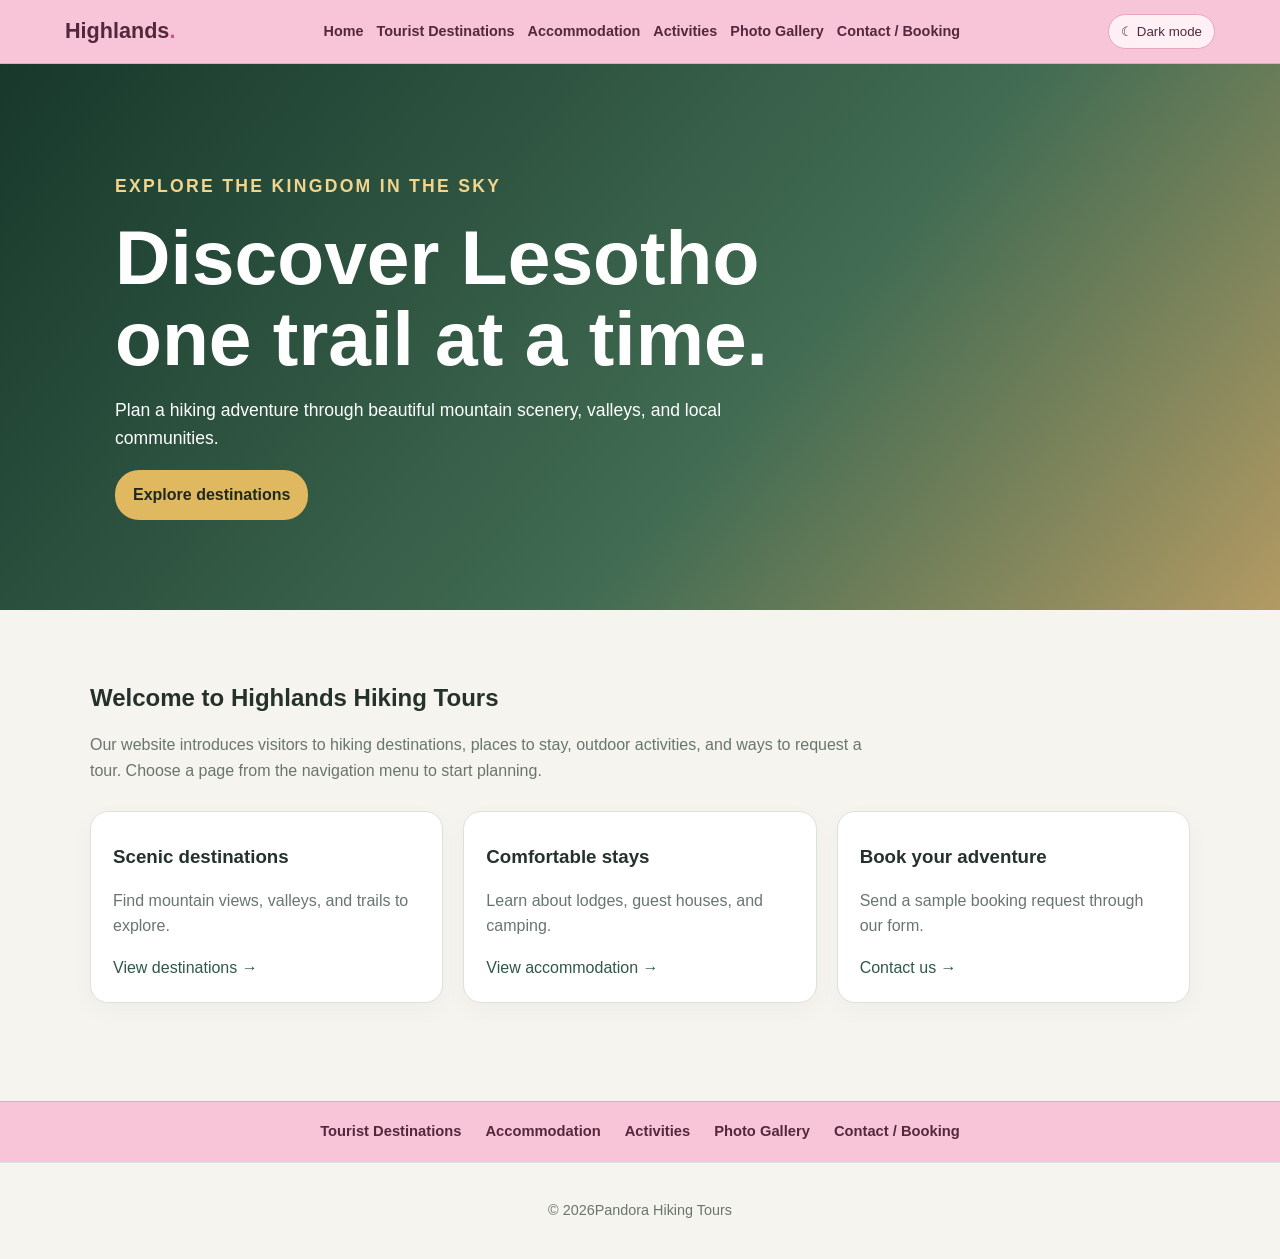
<file: index.html>
<!DOCTYPE html>
<html lang="en">
<head>
  <meta charset="UTF-8">
  <meta name="viewport" content="width=device-width, initial-scale=1.0">
  <title>Highlands Hiking Tours | Home</title>
  <link rel="stylesheet" href="styles.css">
  <script src="script.js" defer></script>
</head>
<body>
<header class="site-header">
  <a class="logo" href="index.html">Highlands<span>.</span></a>
  <button class="menu-button" id="menuButton" aria-label="Toggle navigation">☰</button>
  <nav id="mainNav">
    <a href="index.html">Home</a>
    <a href="tourist-destinations.html">Tourist Destinations</a>
    <a href="accommodation.html">Accommodation</a>
    <a href="activities.html">Activities</a>
    <a href="photo-gallery.html">Photo Gallery</a>
    <a href="contact-booking.html">Contact / Booking</a>
  </nav>
  <button class="theme-button" id="themeButton">☾ Dark mode</button>
</header>
<main>
  <section class="hero">
    <p class="eyebrow">Explore the Kingdom in the Sky</p>
    <h1>Discover Lesotho<br>one trail at a time.</h1>
    <p>Plan a hiking adventure through beautiful mountain scenery, valleys, and local communities.</p>
    <a class="button" href="tourist-destinations.html">Explore destinations</a>
  </section>
  <section class="content">
    <h2>Welcome to Highlands Hiking Tours</h2>
    <p>Our website introduces visitors to hiking destinations, places to stay, outdoor activities, and ways to request a tour. Choose a page from the navigation menu to start planning.</p>
    <div class="cards">
      <article class="card"><h3>Scenic destinations</h3><p>Find mountain views, valleys, and trails to explore.</p><a href="tourist-destinations.html">View destinations →</a></article>
      <article class="card"><h3>Comfortable stays</h3><p>Learn about lodges, guest houses, and camping.</p><a href="accommodation.html">View accommodation →</a></article>
      <article class="card"><h3>Book your adventure</h3><p>Send a sample booking request through our form.</p><a href="contact-booking.html">Contact us →</a></article>
    </div>
  </section>
</main>
<div class="footer-nav" aria-label="Footer navigation">
  <nav class="footer-links" aria-label="Footer pages">
    <a href="tourist-destinations.html">Tourist Destinations</a>
    <a href="accommodation.html">Accommodation</a>
    <a href="activities.html">Activities</a>
    <a href="photo-gallery.html">Photo Gallery</a>
    <a href="contact-booking.html">Contact / Booking</a>
  </nav>
</div>
<footer><p>© <span class="year"></span>Pandora Hiking Tours</p></footer>
</body>
</html>
</file>
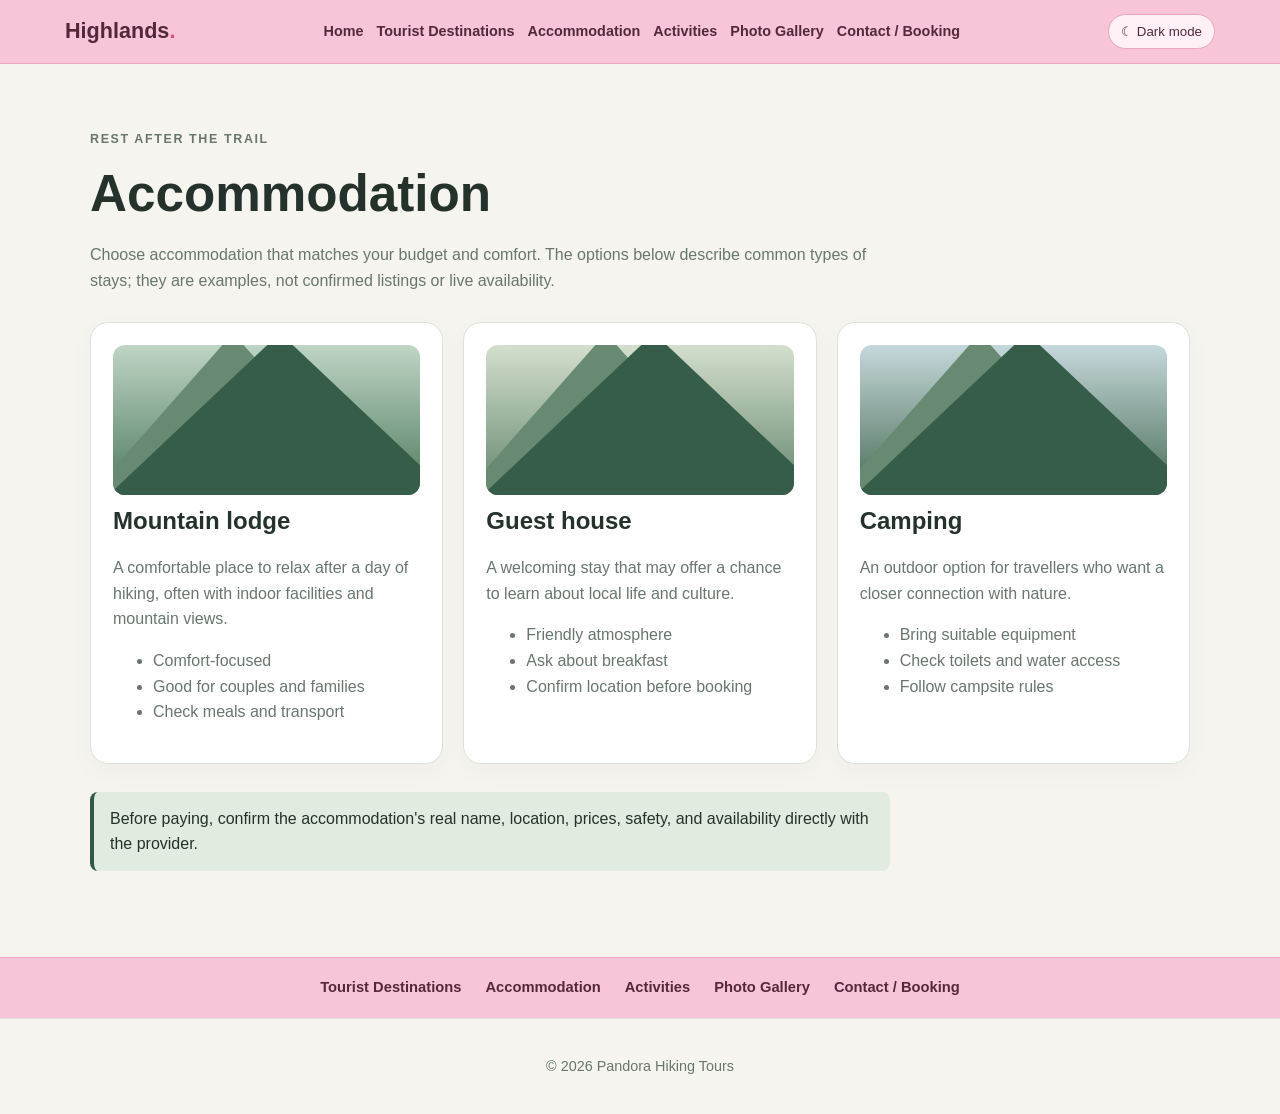
<file: accomodation.html>
<!DOCTYPE html>
<html lang="en">
<head>
  <meta charset="UTF-8"><meta name="viewport" content="width=device-width, initial-scale=1.0">
  <title>Accommodation | Highlands Hiking Tours</title>
  <link rel="stylesheet" href="styles.css"><script src="script.js" defer></script>
</head>
<body>
<header class="site-header">
  <a class="logo" href="index.html">Highlands<span>.</span></a><button class="menu-button" id="menuButton" aria-label="Toggle navigation">☰</button>
  <nav id="mainNav"><a href="index.html">Home</a><a href="tourist-destinations.html">Tourist Destinations</a><a href="accommodation.html">Accommodation</a><a href="activities.html">Activities</a><a href="photo-gallery.html">Photo Gallery</a><a href="contact-booking.html">Contact / Booking</a></nav>
  <button class="theme-button" id="themeButton">☾ Dark mode</button>
</header>
<main class="content">
  <p class="eyebrow">Rest after the trail</p><h1>Accommodation</h1>
  <p>Choose accommodation that matches your budget and comfort. The options below describe common types of stays; they are examples, not confirmed listings or live availability.</p>
  <div class="cards">
    <article class="card"><div class="landscape house-one"></div><h2>Mountain lodge</h2><p>A comfortable place to relax after a day of hiking, often with indoor facilities and mountain views.</p><ul><li>Comfort-focused</li><li>Good for couples and families</li><li>Check meals and transport</li></ul></article>
    <article class="card"><div class="landscape house-two"></div><h2>Guest house</h2><p>A welcoming stay that may offer a chance to learn about local life and culture.</p><ul><li>Friendly atmosphere</li><li>Ask about breakfast</li><li>Confirm location before booking</li></ul></article>
    <article class="card"><div class="landscape house-three"></div><h2>Camping</h2><p>An outdoor option for travellers who want a closer connection with nature.</p><ul><li>Bring suitable equipment</li><li>Check toilets and water access</li><li>Follow campsite rules</li></ul></article>
  </div>
  <p class="notice">Before paying, confirm the accommodation's real name, location, prices, safety, and availability directly with the provider.</p>
</main>
<div class="footer-nav" aria-label="Footer navigation">
  <nav class="footer-links" aria-label="Footer pages">
    <a href="tourist-destinations.html">Tourist Destinations</a>
    <a href="accommodation.html">Accommodation</a>
    <a href="activities.html">Activities</a>
    <a href="photo-gallery.html">Photo Gallery</a>
    <a href="contact-booking.html">Contact / Booking</a>
  </nav>
</div>
<footer><p>© <span class="year"></span> Pandora Hiking Tours</p></footer>
</body>
</html>
</file>
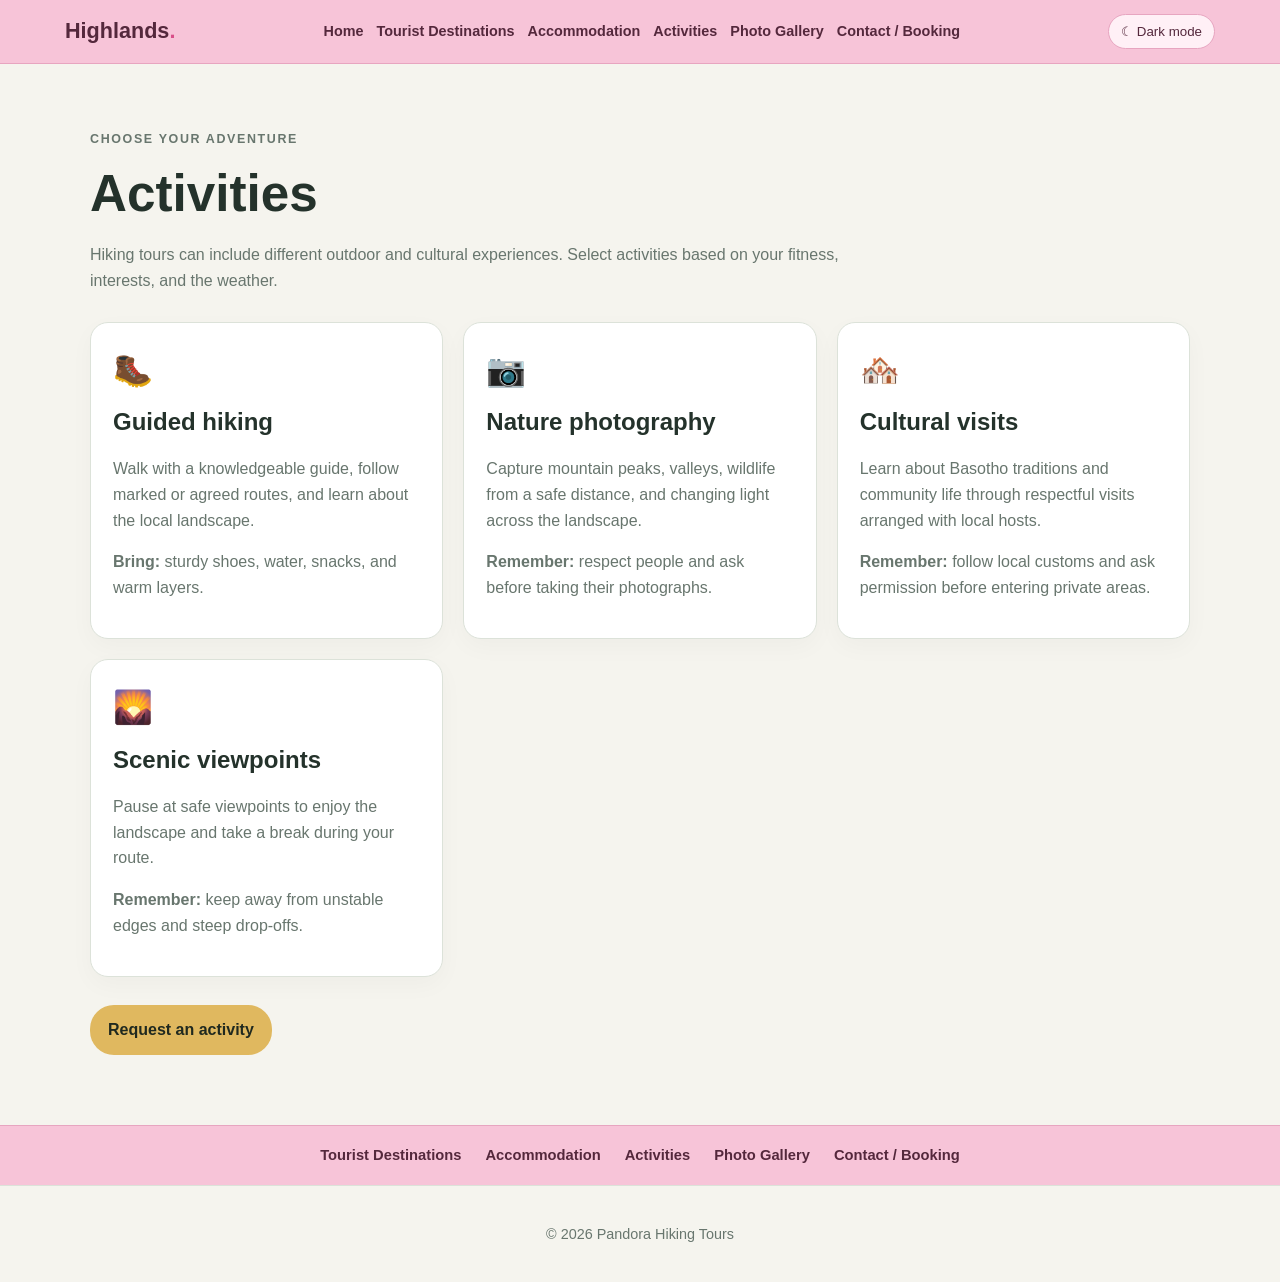
<file: activities.html>
<!DOCTYPE html>
<html lang="en">
<head>
  <meta charset="UTF-8"><meta name="viewport" content="width=device-width, initial-scale=1.0">
  <title>Activities | Highlands Hiking Tours</title>
  <link rel="stylesheet" href="styles.css"><script src="script.js" defer></script>
</head>
<body>
<header class="site-header">
  <a class="logo" href="index.html">Highlands<span>.</span></a><button class="menu-button" id="menuButton" aria-label="Toggle navigation">☰</button>
  <nav id="mainNav"><a href="index.html">Home</a><a href="tourist-destinations.html">Tourist Destinations</a><a href="accommodation.html">Accommodation</a><a href="activities.html">Activities</a><a href="photo-gallery.html">Photo Gallery</a><a href="contact-booking.html">Contact / Booking</a></nav>
  <button class="theme-button" id="themeButton">☾ Dark mode</button>
</header>
<main class="content">
  <p class="eyebrow">Choose your adventure</p><h1>Activities</h1>
  <p>Hiking tours can include different outdoor and cultural experiences. Select activities based on your fitness, interests, and the weather.</p>
  <div class="cards">
    <article class="card"><div class="activity-icon">🥾</div><h2>Guided hiking</h2><p>Walk with a knowledgeable guide, follow marked or agreed routes, and learn about the local landscape.</p><p><strong>Bring:</strong> sturdy shoes, water, snacks, and warm layers.</p></article>
    <article class="card"><div class="activity-icon">📷</div><h2>Nature photography</h2><p>Capture mountain peaks, valleys, wildlife from a safe distance, and changing light across the landscape.</p><p><strong>Remember:</strong> respect people and ask before taking their photographs.</p></article>
    <article class="card"><div class="activity-icon">🏘️</div><h2>Cultural visits</h2><p>Learn about Basotho traditions and community life through respectful visits arranged with local hosts.</p><p><strong>Remember:</strong> follow local customs and ask permission before entering private areas.</p></article>
    <article class="card"><div class="activity-icon">🌄</div><h2>Scenic viewpoints</h2><p>Pause at safe viewpoints to enjoy the landscape and take a break during your route.</p><p><strong>Remember:</strong> keep away from unstable edges and steep drop-offs.</p></article>
  </div>
  <a class="button" href="contact-booking.html">Request an activity</a>
</main>
<div class="footer-nav" aria-label="Footer navigation">
  <nav class="footer-links" aria-label="Footer pages">
    <a href="tourist-destinations.html">Tourist Destinations</a>
    <a href="accommodation.html">Accommodation</a>
    <a href="activities.html">Activities</a>
    <a href="photo-gallery.html">Photo Gallery</a>
    <a href="contact-booking.html">Contact / Booking</a>
  </nav>
</div>
<footer><p>© <span class="year"></span> Pandora Hiking Tours</p></footer>
</body>
</html>
</file>
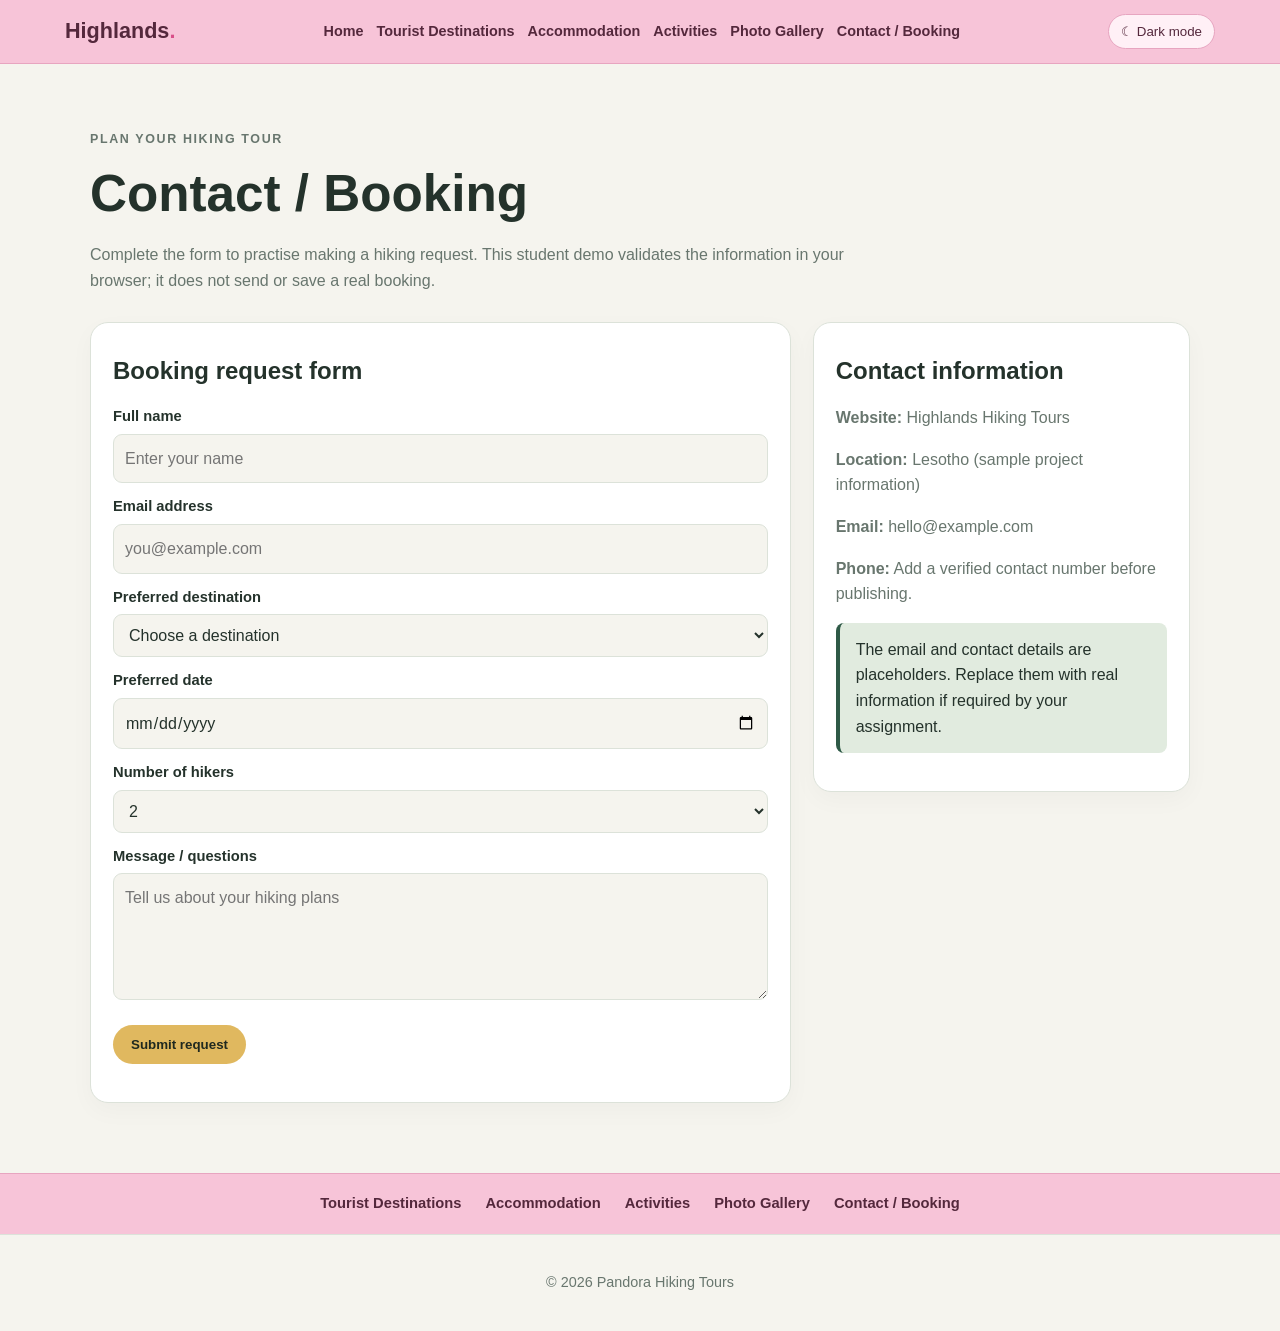
<file: contact-booking.html>
<!DOCTYPE html>
<head>
  <meta charset="UTF-8"><meta name="viewport" content="width=device-width, initial-scale=1.0">
  <title>Contact / Booking | Highlands Hiking Tours</title>
  <link rel="stylesheet" href="styles.css"><script src="script.js" defer></script>
</head>
<body>
<header class="site-header">
  <a class="logo" href="index.html">Highlands<span>.</span></a><button class="menu-button" id="menuButton" aria-label="Toggle navigation">☰</button>
  <nav id="mainNav"><a href="index.html">Home</a><a href="tourist-destinations.html">Tourist Destinations</a><a href="accommodation.html">Accommodation</a><a href="activities.html">Activities</a><a href="photo-gallery.html">Photo Gallery</a><a href="contact-booking.html">Contact / Booking</a></nav>
  <button class="theme-button" id="themeButton">☾ Dark mode</button>
</header>
<main class="content">
  <p class="eyebrow">Plan your hiking tour</p><h1>Contact / Booking</h1>
  <p>Complete the form to practise making a hiking request. This student demo validates the information in your browser; it does not send or save a real booking.</p>
  <div class="booking-layout">
    <section class="card">
      <h2>Booking request form</h2>
      <form id="bookingForm">
        <label for="name">Full name</label><input id="name" name="name" required placeholder="Enter your name">
        <label for="email">Email address</label><input id="email" name="email" type="email" required placeholder="you@example.com">
        <label for="destination">Preferred destination</label><select id="destination" name="destination" required><option value="">Choose a destination</option><option>Maletsunyane area</option><option>Thaba Bosiu</option><option>Lesotho Highlands</option><option>Not sure yet</option></select>
        <label for="date">Preferred date</label><input id="date" name="date" type="date" required>
        <label for="people">Number of hikers</label><select id="people" name="people"><option>1</option><option selected>2</option><option>3</option><option>4</option><option>5 or more</option></select>
        <label for="message">Message / questions</label><textarea id="message" name="message" rows="4" placeholder="Tell us about your hiking plans"></textarea>
        <button class="button" type="submit">Submit request</button>
        <p id="formMessage" role="status" aria-live="polite"></p>
      </form>
    </section>
    <aside class="card">
      <h2>Contact information</h2>
      <p><strong>Website:</strong> Highlands Hiking Tours</p>
      <p><strong>Location:</strong> Lesotho (sample project information)</p>
      <p><strong>Email:</strong> hello@example.com</p>
      <p><strong>Phone:</strong> Add a verified contact number before publishing.</p>
      <p class="notice">The email and contact details are placeholders. Replace them with real information if required by your assignment.</p>
    </aside>
  </div>
</main>
<div class="footer-nav" aria-label="Footer navigation">
  <nav class="footer-links" aria-label="Footer pages">
    <a href="tourist-destinations.html">Tourist Destinations</a>
    <a href="accommodation.html">Accommodation</a>
    <a href="activities.html">Activities</a>
    <a href="photo-gallery.html">Photo Gallery</a>
    <a href="contact-booking.html">Contact / Booking</a>
  </nav>
</div>
<footer><p>© <span class="year"></span> Pandora Hiking Tours</p></footer>
</body>
</html>
</file>
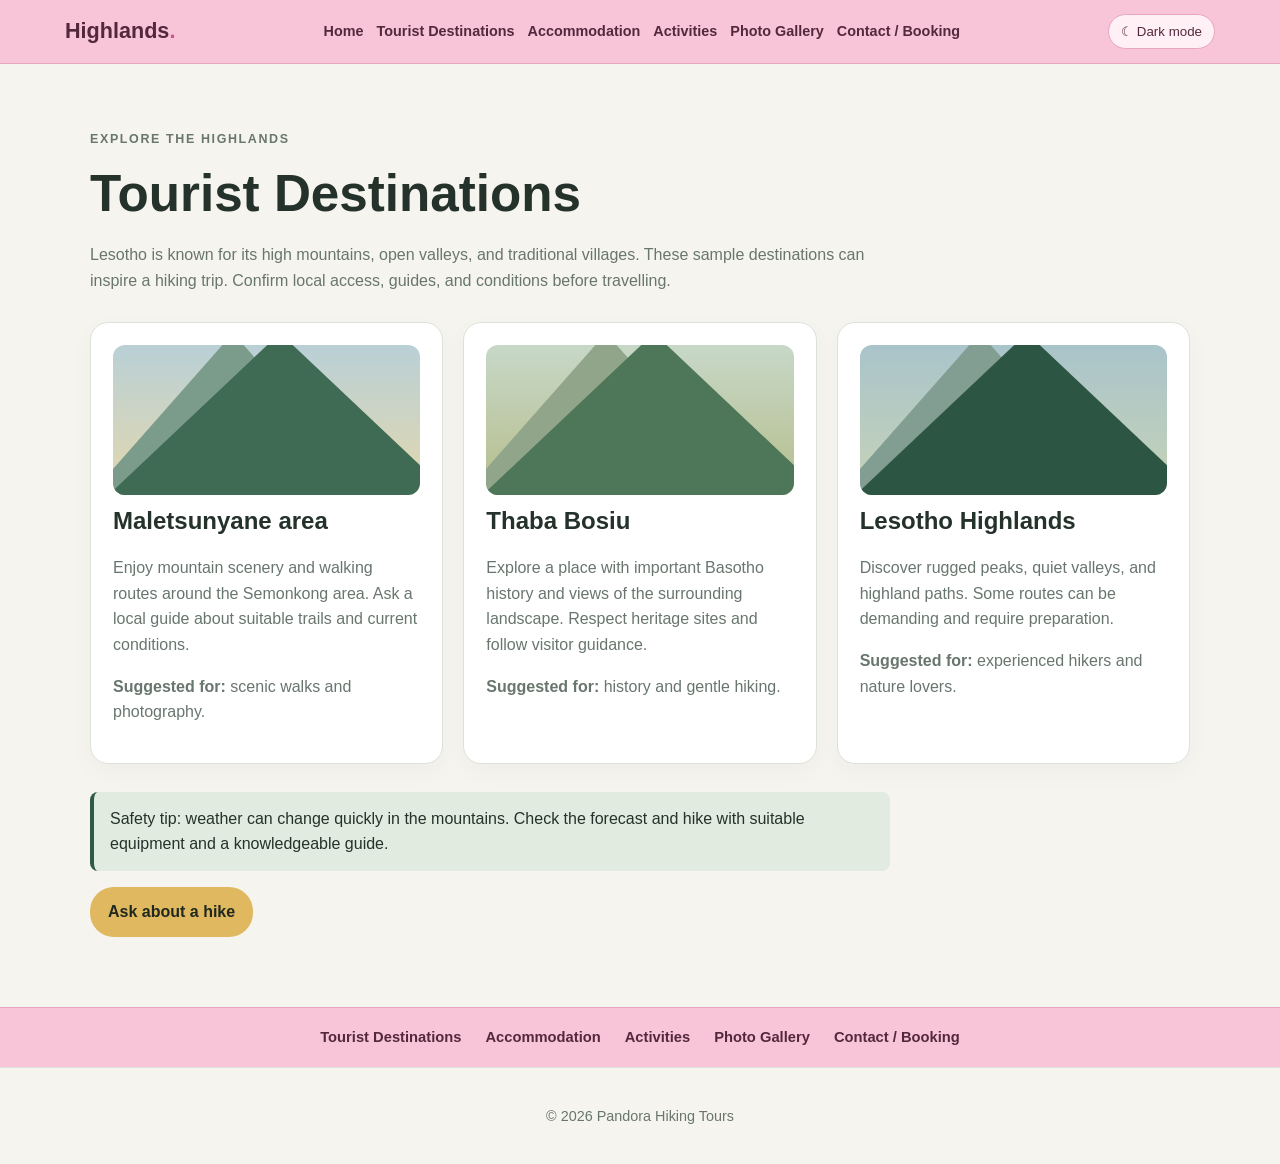
<file: tourist-destinations.html>
<!DOCTYPE html>
<html lang="en">
<head>
  <meta charset="UTF-8"><meta name="viewport" content="width=device-width, initial-scale=1.0">
  <title>Tourist Destinations | Highlands Hiking Tours</title>
  <link rel="stylesheet" href="styles.css"><script src="script.js" defer></script>
</head>
<body>
<header class="site-header">
  <a class="logo" href="index.html">Highlands<span>.</span></a><button class="menu-button" id="menuButton" aria-label="Toggle navigation">☰</button>
  <nav id="mainNav"><a href="index.html">Home</a><a href="tourist-destinations.html">Tourist Destinations</a><a href="accommodation.html">Accommodation</a><a href="activities.html">Activities</a><a href="photo-gallery.html">Photo Gallery</a><a href="contact-booking.html">Contact / Booking</a></nav>
  <button class="theme-button" id="themeButton">☾ Dark mode</button>
</header>
<main class="content">
  <p class="eyebrow">Explore the highlands</p><h1>Tourist Destinations</h1>
  <p>Lesotho is known for its high mountains, open valleys, and traditional villages. These sample destinations can inspire a hiking trip. Confirm local access, guides, and conditions before travelling.</p>
  <div class="cards">
    <article class="card"><div class="landscape landscape-one"></div><h2>Maletsunyane area</h2><p>Enjoy mountain scenery and walking routes around the Semonkong area. Ask a local guide about suitable trails and current conditions.</p><p><strong>Suggested for:</strong> scenic walks and photography.</p></article>
    <article class="card"><div class="landscape landscape-two"></div><h2>Thaba Bosiu</h2><p>Explore a place with important Basotho history and views of the surrounding landscape. Respect heritage sites and follow visitor guidance.</p><p><strong>Suggested for:</strong> history and gentle hiking.</p></article>
    <article class="card"><div class="landscape landscape-three"></div><h2>Lesotho Highlands</h2><p>Discover rugged peaks, quiet valleys, and highland paths. Some routes can be demanding and require preparation.</p><p><strong>Suggested for:</strong> experienced hikers and nature lovers.</p></article>
  </div>
  <p class="notice">Safety tip: weather can change quickly in the mountains. Check the forecast and hike with suitable equipment and a knowledgeable guide.</p>
  <a class="button" href="contact-booking.html">Ask about a hike</a>
</main>
<div class="footer-nav" aria-label="Footer navigation">
  <nav class="footer-links" aria-label="Footer pages">
    <a href="tourist-destinations.html">Tourist Destinations</a>
    <a href="accommodation.html">Accommodation</a>
    <a href="activities.html">Activities</a>
    <a href="photo-gallery.html">Photo Gallery</a>
    <a href="contact-booking.html">Contact / Booking</a>
  </nav>
</div>
<footer><p>© <span class="year"></span> Pandora Hiking Tours</p></footer>
</body>
</html>
</file>
<file: styles.css>
/* Fix photo gallery layout */
.gallery {
    display: grid;
    grid-template-columns: repeat(3, minmax(0, 1fr));
    gap: 20px;
    width: 100%;
}

.gallery figure {
    margin: 0;
    min-width: 0;
    overflow: hidden;
}

.gallery img {
    width: 100%;
    height: 220px;
    object-fit: cover;
    display: block;
}

.gallery figcaption {
    padding: 10px 0;
    font-size: 14px;
}:root {
  --bg: #f5f4ee; --surface: #ffffff; --text: #24322b; --muted: #68766e;
  --line: #dce2d9; --green: #2e5946; --soft: #e1ebdf; --gold: #e0b85f;
}
[data-theme="dark"] {
  --bg: #111a16; --surface: #1c2922; --text: #eef3ed; --muted: #afbbb2;
  --line: #39483e; --green: #a6d0b0; --soft: #263d30; --gold: #e8c875;
}
* { box-sizing: border-box; }
body { margin: 0; font-family: Arial, Helvetica, sans-serif; background: var(--bg); color: var(--text); line-height: 1.6; }
a { color: var(--green); text-decoration: none; }
.site-header { position: sticky; top: 0; z-index: 5; display: flex; align-items: center; gap: 18px; justify-content: space-between; padding: 14px max(4%, calc((100% - 1150px)/2)); background: var(--surface); border-bottom: 1px solid var(--line); }
.logo { color: var(--text); font-size: 1.35rem; font-weight: 800; white-space: nowrap; }
.logo span { color: var(--gold); }
nav { display: flex; flex-wrap: wrap; justify-content: center; gap: 13px; }
nav a { color: var(--muted); font-size: .9rem; }
nav a:hover, nav a:focus { color: var(--green); text-decoration: underline; }
.theme-button, .menu-button { border: 1px solid var(--line); background: var(--bg); color: var(--text); padding: 9px 12px; border-radius: 20px; cursor: pointer; white-space: nowrap; }
.menu-button { display: none; }
.hero { padding: 90px max(6%, calc((100% - 1050px)/2)); color: white; background: linear-gradient(130deg, #17382b, #426c53 60%, #b39a63); }
.hero h1 { max-width: 720px; margin: 12px 0; font-size: clamp(2.5rem, 6vw, 4.8rem); line-height: 1.05; }
.hero p { max-width: 650px; font-size: 1.1rem; }
.eyebrow { color: var(--green); text-transform: uppercase; letter-spacing: .13em; font-size: .78rem; font-weight: bold; }
.hero .eyebrow { color: #f0d58f; }
.content { width: min(1100px, 90%); margin: 0 auto; padding: 54px 0 70px; }
h1, h2, h3 { line-height: 1.2; }
.content > h1 { font-size: clamp(2.2rem, 4vw, 3.5rem); margin: 8px 0 18px; }
.content > p { max-width: 800px; color: var(--muted); }
.cards { display: grid; grid-template-columns: repeat(3, 1fr); gap: 20px; margin: 28px 0; }
.card { padding: 22px; border: 1px solid var(--line); border-radius: 18px; background: var(--surface); box-shadow: 0 8px 24px #00000008; }
.card h2, .card h3 { margin-top: 12px; }
.card p, .card li { color: var(--muted); }
.button { display: inline-block; border: 0; border-radius: 24px; padding: 12px 18px; background: var(--gold); color: #20291f; font-weight: bold; cursor: pointer; }
.button:hover { filter: brightness(1.05); transform: translateY(-1px); }
.landscape { height: 150px; border-radius: 12px; background: linear-gradient(150deg, #b8d0c1, #779780 50%, #345b48); position: relative; overflow: hidden; }
.landscape::before, .landscape::after { content: ""; position: absolute; bottom: -8px; width: 0; height: 0; border-left: 150px solid transparent; border-right: 150px solid transparent; border-bottom: 170px solid #688a73; }
.landscape::before { left: -30px; }
.landscape::after { right: -40px; border-bottom-color: #355d49; border-left-width: 180px; border-right-width: 180px; }
.landscape-one { background: linear-gradient(#b9d0d6, #e4d8ae); }
.landscape-one::before { border-bottom-color: #7b9b8b; }
.landscape-one::after { border-bottom-color: #3f6a54; }
.landscape-two { background: linear-gradient(#c7d8c8, #b6bd8a); }
.landscape-two::before { border-bottom-color: #91a58a; }
.landscape-two::after { border-bottom-color: #4e7658; }
.landscape-three { background: linear-gradient(#a9c4ca, #c6d3b7); }
.landscape-three::before { border-bottom-color: #829d91; }
.landscape-three::after { border-bottom-color: #2d5543; }
.house-one { background: linear-gradient(#bfd5c5, #4d7a5c); }
.house-two { background: linear-gradient(#d4dfce, #63866b); }
.house-three { background: linear-gradient(#c5d8db, #486c55); }
.activity-icon { font-size: 2rem; }
.notice { background: var(--soft); border-left: 4px solid var(--green); padding: 14px 16px; border-radius: 8px; color: var(--text) !important; }
.gallery { display: grid; grid-template-columns: repeat(3, 1fr); gap: 18px; margin-top: 28px; }
.gallery figure { margin: 0; padding: 12px; background: var(--surface); border: 1px solid var(--line); border-radius: 16px; }
.gallery .landscape { height: 190px; }
figcaption { padding: 10px 3px 2px; color: var(--muted); }
.booking-layout { display: grid; grid-template-columns: 1.3fr .7fr; gap: 22px; align-items: start; margin-top: 28px; }
form label { display: block; margin: 12px 0 5px; font-weight: bold; font-size: .92rem; }
input, select, textarea { width: 100%; padding: 11px; border-radius: 9px; border: 1px solid var(--line); background: var(--bg); color: var(--text); font: inherit; }
form .button { margin-top: 18px; }
#formMessage { color: var(--green); font-weight: bold; }
footer { text-align: center; padding: 22px; border-top: 1px solid var(--line); color: var(--muted); font-size: .9rem; }
@media (max-width: 900px) {
  .site-header { flex-wrap: wrap; }
  nav { order: 4; width: 100%; }
  .cards { grid-template-columns: repeat(2, 1fr); }
}
@media (max-width: 650px) {
  .site-header { gap: 9px; }
  .menu-button { display: inline-block; margin-left: auto; }
  nav { display: none; flex-direction: column; align-items: flex-start; padding: 12px 0; }
  nav.open { display: flex; }
  .theme-button { font-size: .82rem; }
  .cards, .gallery, .booking-layout { grid-template-columns: 1fr; }
  .hero { padding-top: 70px; padding-bottom: 70px; }
}


/* Same pink navigation and footer navigation across every page */
.site-header { background: #f7c4d8; border-bottom: 1px solid #e7a5c0; }
.site-header .logo, .site-header nav a { color: #54283c; }
.site-header .logo span { color: #d94f89; }
.site-header nav a { font-weight: 700; }
.site-header nav a:hover { color: #a3235c; }
.site-header .theme-button, .site-header .menu-button {
  background: #fff0f6; border-color: #e7a5c0; color: #54283c;
}
.footer-nav { background: #f7c4d8; color: #54283c; padding: 18px 0; border-top: 1px solid #e7a5c0; }
.footer-nav .footer-links { width: min(1100px, 90%); margin: 0 auto; display: flex; justify-content: center; gap: 14px 24px; flex-wrap: wrap; }
.footer-nav a { color: #54283c; font-weight: 700; font-size: .92rem; }
.footer-nav a:hover { color: #a3235c; text-decoration: underline; }
@media (max-width: 650px) {
  .footer-nav .footer-links { flex-direction: column; align-items: center; gap: 10px; }
}
</file>
